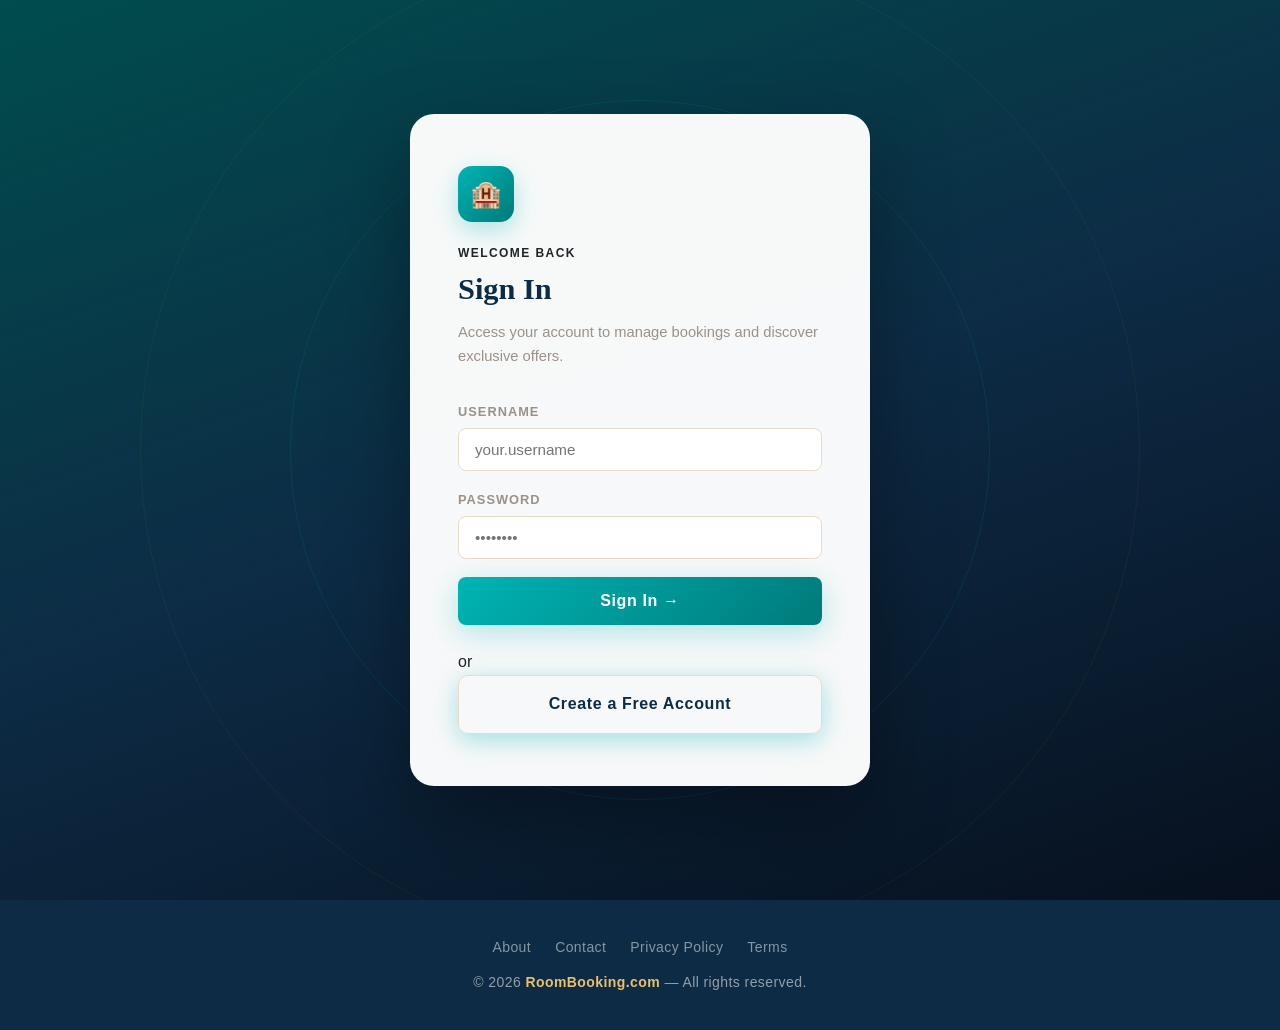
<file: login_.html>
<!DOCTYPE html>
<html lang="en">
<head>
  <meta charset="UTF-8">
  <meta name="viewport" content="width=device-width, initial-scale=1.0">
  <title>Login — RoomBooking.com</title>
  <link rel="stylesheet" href="Style.css">
</head>
<body class="page-login">

  <!-- ═══ SPLASH SCREEN ═══ -->
  <div id="splash" role="presentation" aria-hidden="true">
    <div class="splash-ring"></div>
    <div class="splash-content">
      <div class="splash-icon">🏨</div>
      <div class="splash-title">Room<span>Booking</span></div>
      <div class="splash-tagline">Coastal Comfort, Seamlessly Yours</div>
      <div class="splash-bar"></div>
    </div>
  </div>

  <!-- ═══ LOGIN FORM ═══ -->
  <div class="login-wrap">
    <div class="login-card">
      <div class="login-card-icon">🏨</div>
      <div class="section-label">Welcome back</div>
      <h2>Sign In</h2>
      <p>Access your account to manage bookings and discover exclusive offers.</p>

      <div class="login-error" id="loginError">Please enter both your username and password.</div>

      <div class="login-fields">
        <div class="form-group">
          <label for="username">Username</label>
          <input type="text" id="username" placeholder="your.username" autocomplete="username">
        </div>
        <div class="form-group">
          <label for="password">Password</label>
          <input type="password" id="password" placeholder="••••••••" autocomplete="current-password">
        </div>
        <button class="login-submit" id="loginBtn" type="button">Sign In →</button>
      </div>

      <div class="login-divider">or</div>
      <a href="Register.html" class="login-signup-btn">Create a Free Account</a>
    </div>
  </div>

  <footer>
    <div class="footer-links">
      <a href="About_Us.html">About</a>
      <a href="Contact_Us.html">Contact</a>
      <a href="#">Privacy Policy</a>
      <a href="#">Terms</a>
    </div>
    <p>&copy; 2026 <strong>RoomBooking.com</strong> — All rights reserved.</p>
  </footer>

  <script>
    // If already logged in, skip straight to home
    if (localStorage.getItem('rb_logged_in') === 'true') {
      window.location.href = 'Index.html';
    }

    function doLogin() {
      var username = document.getElementById('username').value.trim();
      var password = document.getElementById('password').value.trim();
      var errorBox = document.getElementById('loginError');

      if (!username || !password) {
        errorBox.textContent = 'Please enter both your username and password.';
        errorBox.style.display = 'block';
        return;
      }

      // Store session flag
      localStorage.setItem('rb_logged_in', 'true');
      localStorage.setItem('rb_user', username);

      // Go to home
      window.location.href = 'Index.html';
    }

    document.getElementById('loginBtn').addEventListener('click', doLogin);

    document.getElementById('username').addEventListener('keydown', function(e) {
      if (e.key === 'Enter') doLogin();
    });
    document.getElementById('password').addEventListener('keydown', function(e) {
      if (e.key === 'Enter') doLogin();
    });
  </script>

</body>
</html>
</file>
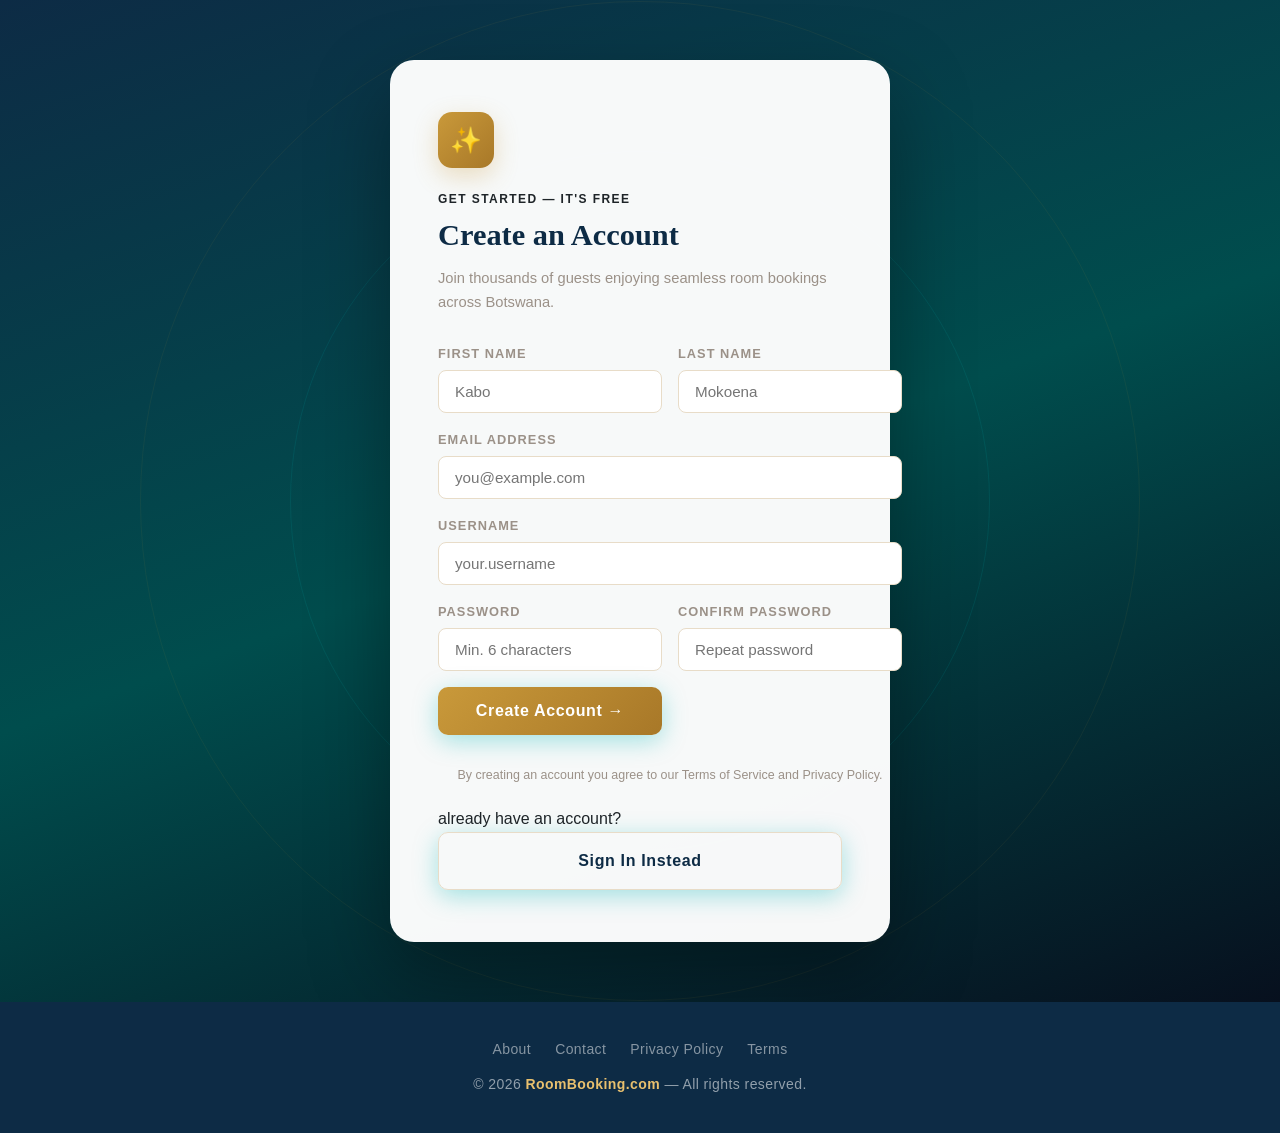
<file: Register.html>
<!DOCTYPE html>
<html lang="en">
<head>
  <meta charset="UTF-8">
  <meta name="viewport" content="width=device-width, initial-scale=1.0">
  <title>Create Account — RoomBooking.com</title>
  <link rel="stylesheet" href="Style.css">
</head>
<body class="page-register">

  <!-- ═══ LOGIN FORM ═══ -->
  <div class="login-wrap">
    <div class="login-card">
      <div class="login-card-icon">✨</div>
      <div class="section-label">Get started — it's free</div>
      <h2>Create an Account</h2>
      <p>Join thousands of guests enjoying seamless room bookings across Botswana.</p>

      <div class="register-error" id="regError"></div>
      <div class="register-success" id="regSuccess">
        🎉 Account created successfully! Redirecting you to sign in…
      </div>

      <div class="register-fields" id="registerFields">
        <div class="form-group">
          <label for="firstName">First Name</label>
          <input type="text" id="firstName" placeholder="Kabo">
        </div>
        <div class="form-group">
          <label for="lastName">Last Name</label>
          <input type="text" id="lastName" placeholder="Mokoena">
        </div>
        <div class="form-group full">
          <label for="email">Email Address</label>
          <input type="email" id="email" placeholder="you@example.com">
        </div>
        <div class="form-group full">
          <label for="regUsername">Username</label>
          <input type="text" id="regUsername" placeholder="your.username" autocomplete="username">
        </div>
        <div class="form-group">
          <label for="regPassword">Password</label>
          <input type="password" id="regPassword" placeholder="Min. 6 characters">
        </div>
        <div class="form-group">
          <label for="confirmPassword">Confirm Password</label>
          <input type="password" id="confirmPassword" placeholder="Repeat password">
        </div>
        <button class="register-submit" id="registerBtn" type="button">Create Account →</button>
        <p class="terms-note">
          By creating an account you agree to our <a href="#">Terms of Service</a> and <a href="#">Privacy Policy</a>.
        </p>
      </div>

      <div class="login-divider">already have an account?</div>
      <a href="Login_.html" class="login-alt-btn">Sign In Instead</a>
    </div>
  </div>

  <footer>
    <div class="footer-links">
      <a href="About_Us.html">About</a>
      <a href="Contact_Us.html">Contact</a>
      <a href="#">Privacy Policy</a>
      <a href="#">Terms</a>
    </div>
    <p>&copy; 2026 <strong>RoomBooking.com</strong> — All rights reserved.</p>
  </footer>

  <script>
    // If already logged in, go home
    if (localStorage.getItem('rb_logged_in') === 'true') {
      window.location.href = 'Index.html';
    }

    document.getElementById('registerBtn').addEventListener('click', function () {
      var firstName       = document.getElementById('firstName').value.trim();
      var lastName        = document.getElementById('lastName').value.trim();
      var email           = document.getElementById('email').value.trim();
      var username        = document.getElementById('regUsername').value.trim();
      var password        = document.getElementById('regPassword').value;
      var confirmPassword = document.getElementById('confirmPassword').value;
      var errorBox        = document.getElementById('regError');
      var successBox      = document.getElementById('regSuccess');

      errorBox.style.display = 'none';

      // Basic validation
      if (!firstName || !lastName || !email || !username || !password || !confirmPassword) {
        errorBox.textContent = 'Please fill in all fields before continuing.';
        errorBox.style.display = 'block';
        return;
      }

      if (!/^[^\s@]+@[^\s@]+\.[^\s@]+$/.test(email)) {
        errorBox.textContent = 'Please enter a valid email address.';
        errorBox.style.display = 'block';
        return;
      }

      if (password.length < 6) {
        errorBox.textContent = 'Password must be at least 6 characters long.';
        errorBox.style.display = 'block';
        return;
      }

      if (password !== confirmPassword) {
        errorBox.textContent = 'Passwords do not match. Please try again.';
        errorBox.style.display = 'block';
        return;
      }

      // Save user and log them in
      localStorage.setItem('rb_logged_in', 'true');
      localStorage.setItem('rb_user', username);

      // Show success then redirect
      document.getElementById('registerFields').style.opacity = '0.4';
      document.getElementById('registerFields').style.pointerEvents = 'none';
      successBox.style.display = 'block';

      setTimeout(function () {
        window.location.href = 'Index.html';
      }, 2000);
    });

    // Enter key support
    ['firstName','lastName','email','regUsername','regPassword','confirmPassword'].forEach(function(id) {
      document.getElementById(id).addEventListener('keydown', function(e) {
        if (e.key === 'Enter') document.getElementById('registerBtn').click();
      });
    });
  </script>

</body>
</html>
</file>
<file: Style.css>
/* =============================================
   RoomBooking.com — Master Stylesheet
   Coastal Luxury · Business Refined
   ============================================= */

/* ─── Design Tokens ─── */
:root {
  --teal:        #00b4b4;
  --teal-dark:   #007a7a;
  --teal-deep:   #004d4d;
  --navy:        #0d2b45;
  --navy-mid:    #1a4060;
  --gold:        #c9993a;
  --gold-light:  #e8c06e;
  --cream:       #faf6ef;
  --sand:        #e8dcc8;
  --stone:       #9b9188;
  --charcoal:    #1e2428;
  --white:       #ffffff;

  --font-display: serif;
  --font-body:    sans-serif;
  --font-elegant: serif;

  --radius-sm:  8px;
  --radius-md:  16px;
  --radius-lg:  28px;
  --radius-xl:  48px;

  --shadow-sm:  0 2px 12px rgba(0,0,0,0.08);
  --shadow-md:  0 8px 32px rgba(0,0,0,0.14);
  --shadow-lg:  0 20px 60px rgba(0,0,0,0.22);
  --shadow-teal: 0 8px 30px rgba(0,180,180,0.28);
}

/* ─── Reset ─── */
*, *::before, *::after { box-sizing: border-box; margin: 0; padding: 0; }

html { scroll-behavior: smooth; }

body {
  font-family: var(--font-body);
  color: var(--charcoal);
  line-height: 1.65;
  overflow-x: hidden;
}

img { display: block; max-width: 100%; }
a { color: inherit; text-decoration: none; }

/* Hide all icons */
.splash-icon,
.login-feature-icon,
.feature-icon,
.value-icon,
.contact-info-icon,
.room-card-img-placeholder,
.detail-amenity::before {
  display: none !important;
}

/* ─── Shared Header ─── */
header {
  position: sticky;
  top: 0;
  z-index: 100;
  padding: 0 40px;
  height: 72px;
  display: flex;
  align-items: center;
  justify-content: space-between;
  backdrop-filter: blur(18px);
  -webkit-backdrop-filter: blur(18px);
  border-bottom: 1px solid rgba(255,255,255,0.1);
}

header .logo {
  font-family: var(--font-display);
  font-size: 1.5rem;
  font-weight: 700;
  letter-spacing: 0.02em;
  color: var(--white);
}

header .logo span {
  color: var(--gold-light);
}

nav {
  display: flex;
  gap: 4px;
  align-items: center;
}

nav a {
  padding: 8px 16px;
  border-radius: 999px;
  font-size: 0.875rem;
  font-weight: 500;
  color: rgba(255,255,255,0.82);
  letter-spacing: 0.03em;
  transition: background 0.2s, color 0.2s;
}

nav a:hover {
  background: rgba(255,255,255,0.15);
  color: var(--white);
}

nav a.active {
  background: rgba(255,255,255,0.18);
  color: var(--white);
}

nav a.nav-cta {
  background: var(--gold);
  color: var(--white) !important;
  font-weight: 600;
  padding: 8px 20px;
  transition: background 0.2s, transform 0.2s, box-shadow 0.2s;
}

nav a.nav-cta:hover {
  background: var(--gold-light);
  transform: translateY(-1px);
  box-shadow: 0 4px 16px rgba(201,153,58,0.4);
}

/* ─── Shared Footer ─── */
footer {
  background: var(--navy);
  color: rgba(255,255,255,0.55);
  text-align: center;
  padding: 36px 24px;
  font-size: 0.875rem;
  letter-spacing: 0.03em;
}

footer strong { color: var(--gold-light); }

footer .footer-links {
  display: flex;
  justify-content: center;
  gap: 24px;
  margin-bottom: 12px;
}

footer .footer-links a {
  color: rgba(255,255,255,0.5);
  transition: color 0.2s;
}

footer .footer-links a:hover { color: var(--gold-light); }

/* ─── Shared Buttons ─── */
.btn {
  display: inline-flex;
  align-items: center;
  gap: 8px;
  padding: 14px 32px;
  border-radius: 999px;
  font-family: var(--font-body);
  font-weight: 600;
  font-size: 0.95rem;
  letter-spacing: 0.04em;
  cursor: pointer;
  border: none;
  transition: transform 0.2s, box-shadow 0.2s, background 0.2s;
}

.btn-primary {
  background: linear-gradient(135deg, var(--teal), var(--teal-dark));
  color: var(--white);
  box-shadow: var(--shadow-teal);
}

.btn-primary:hover {
  transform: translateY(-2px);
  box-shadow: 0 12px 40px rgba(0,180,180,0.4);
}

.btn-gold {
  background: linear-gradient(135deg, var(--gold), #a87828);
  color: var(--white);
  box-shadow: 0 6px 24px rgba(201,153,58,0.35);
}

.btn-gold:hover {
  transform: translateY(-2px);
  box-shadow: 0 12px 40px rgba(201,153,58,0.5);
}

.btn-outline {
  background: transparent;
  color: var(--white);
  border: 1.5px solid rgba(255,255,255,0.55);
}

.btn-outline:hover {
  background: rgba(255,255,255,0.1);
  border-color: var(--white);
  transform: translateY(-2px);
}

/* ─── Shared Form Elements ─── */
.form-group {
  display: flex;
  flex-direction: column;
  gap: 6px;
}

.form-group label {
  font-size: 0.8rem;
  font-weight: 600;
  letter-spacing: 0.08em;
  text-transform: uppercase;
  color: var(--stone);
}

.form-group input,
.form-group textarea,
.form-group select {
  padding: 12px 16px;
  border: 1.5px solid var(--sand);
  border-radius: var(--radius-sm);
  font-family: var(--font-body);
  font-size: 0.95rem;
  color: var(--charcoal);
  background: var(--white);
  transition: border-color 0.2s, box-shadow 0.2s;
  outline: none;
}

.form-group input:focus,
.form-group textarea:focus {
  border-color: var(--teal);
  box-shadow: 0 0 0 3px rgba(0,180,180,0.12);
}

/* ─── Page Badge ─── */
.page-badge {
  display: inline-block;
  padding: 4px 14px;
  border-radius: 999px;
  font-size: 0.75rem;
  font-weight: 700;
  letter-spacing: 0.1em;
  text-transform: uppercase;
  background: rgba(201,153,58,0.18);
  color: var(--gold);
  border: 1px solid rgba(201,153,58,0.3);
  margin-bottom: 16px;
}

/* ─── Section Label ─── */
.section-label {
  font-size: 0.75rem;
  font-weight: 700;
  letter-spacing: 0.12em;
  text-transform: uppercase;
}

.hero-actions,
.home-banner-actions,
.offers-cta-actions {
  display: flex;
  gap: 14px;
  justify-content: center;
  flex-wrap: wrap;
}

.hero-actions { gap: 12px; }

.search-submit {
  grid-column: 1 / -1;
  justify-content: center;
  background: linear-gradient(135deg, #0d2b45, #1a4060);
  color: #fff;
  box-shadow: 0 8px 28px rgba(13, 43, 69, 0.35);
}

.feature-heading {
  text-align: center;
  margin-bottom: 44px;
}

.feature-heading h2 {
  font-family: var(--font-display);
  font-size: clamp(1.8rem, 3vw, 2.6rem);
  color: var(--navy);
}

.feature-heading h2 span {
  color: var(--teal-dark);
}

.home-banner .section-label {
  color: var(--gold-light);
}

.page-about .about-section.reverse {
  flex-direction: row-reverse;
}

.page-about .about-section.reverse .about-section-text .btn {
  margin-top: 8px;
}

textarea.textarea-vertical {
  resize: vertical;
}

.contact-response-card {
  padding: 20px;
  background: linear-gradient(135deg, var(--teal-deep), var(--navy));
  border-radius: var(--radius-md);
  color: white;
  text-align: center;
  margin-top: 8px;
}

.contact-response-card .response-card-title {
  font-size: 1.8rem;
  margin-bottom: 6px;
}

.contact-response-card .response-card-subtitle {
  font-family: var(--font-display);
  font-size: 1.1rem;
  margin-bottom: 4px;
}

.contact-response-card .response-card-main {
  font-size: 2rem;
  font-family: var(--font-display);
  font-weight: 700;
  color: var(--gold-light);
}

.contact-response-card .response-card-note {
  font-size: 0.8rem;
  color: rgba(255, 255, 255, 0.5);
  margin-top: 4px;
}

.room-card-btn {
  padding: 10px 22px;
  font-size: 0.85rem;
}

.gallery-cta {
  text-align: center;
  padding: 40px 24px 80px;
}

.gallery-cta p {
  color: var(--stone);
  margin-bottom: 18px;
  font-size: 0.95rem;
}

.offers-cta {
  text-align: center;
  padding: 20px 24px 80px;
}

.offers-cta p {
  color: rgba(255, 255, 255, 0.45);
  margin-bottom: 20px;
}

.offer-discount.teal {
  color: var(--teal);
}

.offer-discount.green {
  color: #7ee89a;
}

.offer-discount.corp {
  color: rgba(255, 255, 255, 0.9);
  font-size: 1.5rem;
}

.page-login .login-wrap,
.page-register .login-wrap {
  flex: 1;
  display: flex;
  align-items: center;
  justify-content: center;
  padding: 60px 24px;
  position: relative;
  overflow: hidden;
}

.page-login .login-wrap {
  background: linear-gradient(160deg, var(--teal-deep) 0%, var(--navy) 50%, #07101e 100%);
}

.page-register .login-wrap {
  background: linear-gradient(160deg, var(--navy) 0%, var(--teal-deep) 50%, #07101e 100%);
}

.login-wrap::before,
.login-wrap::after {
  content: '';
  position: absolute;
  top: 50%;
  left: 50%;
  transform: translate(-50%, -50%);
  border-radius: 50%;
  pointer-events: none;
}

.login-wrap::before {
  width: 700px;
  height: 700px;
  border: 1px solid rgba(0, 180, 180, 0.12);
  animation: bgRing 6s ease-in-out infinite alternate;
}

.login-wrap::after {
  width: 1000px;
  height: 1000px;
  border: 1px solid rgba(201, 153, 58, 0.07);
}

@keyframes bgRing {
  from { transform: translate(-50%, -50%) scale(0.95); }
  to { transform: translate(-50%, -50%) scale(1.05); }
}

.login-card {
  position: relative;
  z-index: 2;
  background: rgba(255, 255, 255, 0.97);
  border-radius: 24px;
  padding: 52px 48px;
  width: 100%;
  max-width: 460px;
  box-shadow: 0 32px 80px rgba(0, 0, 0, 0.35);
}

.page-register .login-card {
  max-width: 500px;
}

.page-register .login-card {
  animation: cardRise 0.5s cubic-bezier(0.16, 1, 0.3, 1) both;
}

.page-login .login-card {
  animation: cardRise 0.7s cubic-bezier(0.16, 1, 0.3, 1) 4.1s both;
}

.login-card-icon {
  width: 56px;
  height: 56px;
  background: linear-gradient(135deg, var(--teal), var(--teal-dark));
  border-radius: 14px;
  display: flex;
  align-items: center;
  justify-content: center;
  font-size: 1.6rem;
  margin-bottom: 22px;
  box-shadow: 0 8px 24px rgba(0, 180, 180, 0.3);
}

.page-register .login-card-icon {
  background: linear-gradient(135deg, var(--gold), #a87828);
  box-shadow: 0 8px 24px rgba(201, 153, 58, 0.3);
}

.login-card h2 {
  font-family: var(--font-display);
  font-size: 1.9rem;
  color: var(--navy);
  margin-bottom: 6px;
}

.login-card > p {
  color: var(--stone);
  font-size: 0.92rem;
  margin-bottom: 32px;
}

.page-register .login-card > p {
  margin-bottom: 28px;
}

.login-fields,
.register-fields {
  display: flex;
  flex-direction: column;
  gap: 18px;
  margin-bottom: 24px;
}

.register-fields {
  display: grid;
  grid-template-columns: 1fr 1fr;
  gap: 16px;
  margin-bottom: 20px;
}

.register-fields .full {
  grid-column: 1 / -1;
}

.login-error,
.register-error,
.register-success {
  display: none;
  border-radius: 8px;
  padding: 14px;
  font-size: 0.87rem;
  margin-bottom: 16px;
}

.login-error,
.register-error {
  background: #fff0f0;
  border: 1.5px solid #f5c0c0;
  color: #c0392b;
}

.register-success {
  background: #f0fff4;
  border: 1.5px solid #a8e6ba;
  color: #1a7a3a;
  text-align: center;
}

.form-group input.invalid {
  border-color: #e74c3c;
  box-shadow: 0 0 0 3px rgba(231, 76, 60, 0.1);
}

.login-submit,
.register-submit,
.login-signup-btn,
.login-alt-btn {
  width: 100%;
  padding: 15px;
  border: none;
  border-radius: 10px;
  font-family: var(--font-body);
  font-size: 1rem;
  font-weight: 700;
  letter-spacing: 0.04em;
  cursor: pointer;
  transition: transform 0.2s, box-shadow 0.2s;
  box-shadow: 0 6px 24px rgba(0, 180, 180, 0.35);
}

.login-submit,
.register-submit {
  color: #fff;
}

.login-submit {
  background: linear-gradient(135deg, var(--teal), var(--teal-dark));
}

.register-submit {
  background: linear-gradient(135deg, var(--gold), #a87828);
}

.login-submit:hover,
.register-submit:hover {
  transform: translateY(-2px);
  box-shadow: 0 12px 36px rgba(0, 180, 180, 0.45);
}

.login-signup-btn,
.login-alt-btn {
  background: transparent;
  border: 1.5px solid var(--sand);
  color: var(--navy);
  text-align: center;
  display: block;
  text-decoration: none;
  box-sizing: border-box;
}

.login-signup-btn:hover,
.login-alt-btn:hover {
  border-color: var(--teal);
  background: rgba(0, 180, 180, 0.04);
}

.terms-note {
  font-size: 0.78rem;
  color: var(--stone);
  text-align: center;
  margin-top: 14px;
  grid-column: 1 / -1;
}

@media (max-width: 540px) {
  .login-card {
    padding: 36px 24px;
  }
  .register-fields {
    grid-template-columns: 1fr;
  }
  .register-fields .full {
    grid-column: 1;
  }
}

/* ─── Divider ─── */
.divider {
  width: 48px;
  height: 3px;
  background: linear-gradient(90deg, var(--gold), var(--teal));
  border-radius: 99px;
  margin: 16px 0 28px;
}

/* ─── Reduce motion ─── */
@media (prefers-reduced-motion: reduce) {
  *, *::before, *::after { animation-duration: 0.01ms !important; transition-duration: 0.01ms !important; }
}

/* ─── Responsive nav ─── */
@media (max-width: 768px) {
  header { padding: 0 20px; height: auto; flex-direction: column; gap: 12px; padding-top: 14px; padding-bottom: 14px; }
  nav { flex-wrap: wrap; justify-content: center; }
}


/* ================================================
   LOGIN PAGE
   ================================================ */
body.page-login {
  background: var(--navy);
  min-height: 100vh;
}

/* Splash */
#splash {
  position: fixed;
  inset: 0;
  z-index: 9999;
  background: linear-gradient(135deg, var(--teal-deep) 0%, var(--navy) 50%, #0a1a2e 100%);
  display: flex;
  flex-direction: column;
  align-items: center;
  justify-content: center;
  overflow: hidden;
  animation: splashFadeOut 0.7s ease-in 3.4s forwards;
}

/* Animated rings */
#splash::before, #splash::after {
  content: '';
  position: absolute;
  border-radius: 50%;
  border: 1px solid rgba(0,180,180,0.2);
  animation: ringPulse 3s ease-out infinite;
}

#splash::before {
  width: 500px; height: 500px;
  animation-delay: 0s;
}

#splash::after {
  width: 750px; height: 750px;
  animation-delay: 0.5s;
}

.splash-ring {
  position: absolute;
  border-radius: 50%;
  border: 1px solid rgba(0,180,180,0.12);
  width: 1000px; height: 1000px;
  animation: ringPulse 3s ease-out infinite;
  animation-delay: 1s;
}

@keyframes ringPulse {
  0%   { transform: scale(0.4); opacity: 0; }
  40%  { opacity: 1; }
  100% { transform: scale(1); opacity: 0; }
}

.splash-content {
  position: relative;
  z-index: 2;
  text-align: center;
}

.splash-icon {
  width: 72px;
  height: 72px;
  background: linear-gradient(135deg, var(--teal), var(--gold));
  border-radius: 20px;
  display: flex;
  align-items: center;
  justify-content: center;
  margin: 0 auto 28px;
  font-size: 2rem;
  animation: iconDrop 0.9s cubic-bezier(0.34, 1.56, 0.64, 1) 0.3s both;
  box-shadow: 0 16px 48px rgba(0,180,180,0.4);
}

@keyframes iconDrop {
  from { opacity: 0; transform: scale(0.3) rotate(-20deg); }
  to   { opacity: 1; transform: scale(1) rotate(0deg); }
}

.splash-title {
  font-family: var(--font-display);
  font-size: clamp(2.8rem, 7vw, 5rem);
  font-weight: 900;
  color: var(--white);
  letter-spacing: -0.01em;
  animation: titleRise 1s cubic-bezier(0.16, 1, 0.3, 1) 0.6s both;
}

.splash-title span { color: var(--gold-light); }

.splash-tagline {
  font-family: var(--font-elegant);
  font-style: italic;
  font-size: 1.25rem;
  color: rgba(255,255,255,0.65);
  margin-top: 10px;
  animation: titleRise 1s cubic-bezier(0.16, 1, 0.3, 1) 0.85s both;
}

@keyframes titleRise {
  from { opacity: 0; transform: translateY(30px); }
  to   { opacity: 1; transform: translateY(0); }
}

.splash-bar {
  width: 0;
  height: 2px;
  background: linear-gradient(90deg, var(--teal), var(--gold));
  margin: 28px auto 0;
  border-radius: 99px;
  animation: barGrow 1.8s ease-out 1.2s both;
  max-width: 280px;
}

@keyframes barGrow {
  to { width: 280px; }
}

@keyframes splashFadeOut {
  to { opacity: 0; visibility: hidden; pointer-events: none; }
}

/* Login layout */
.login-wrap {
  min-height: 100vh;
  display: grid;
  grid-template-columns: 1fr 1fr;
  animation: pageFadeIn 0.8s ease 4s both;
}

@keyframes pageFadeIn {
  from { opacity: 0; }
  to   { opacity: 1; }
}

.login-left {
  background: linear-gradient(160deg, var(--teal-deep) 0%, var(--navy-mid) 45%, #07101e 100%);
  padding: 80px 60px;
  display: flex;
  flex-direction: column;
  justify-content: center;
  position: relative;
  overflow: hidden;
}

.login-left::after {
  content: '';
  position: absolute;
  bottom: -100px;
  left: -100px;
  width: 400px;
  height: 400px;
  border-radius: 50%;
  background: radial-gradient(circle, rgba(0,180,180,0.18), transparent 70%);
  pointer-events: none;
}

.login-left-title {
  font-family: var(--font-display);
  font-size: clamp(2.2rem, 4vw, 3.2rem);
  font-weight: 900;
  color: var(--white);
  line-height: 1.15;
  margin-bottom: 20px;
}

.login-left-title em {
  font-style: normal;
  color: var(--gold-light);
}

.login-left p {
  color: rgba(255,255,255,0.6);
  font-size: 1.05rem;
  max-width: 380px;
  margin-bottom: 40px;
}

.login-feature {
  display: flex;
  align-items: center;
  gap: 14px;
  margin-bottom: 20px;
  color: rgba(255,255,255,0.8);
  font-size: 0.95rem;
}

.login-feature-icon {
  width: 38px;
  height: 38px;
  border-radius: 10px;
  background: rgba(0,180,180,0.2);
  display: flex;
  align-items: center;
  justify-content: center;
  font-size: 1.1rem;
  flex-shrink: 0;
}

.login-right {
  background: var(--cream);
  padding: 80px 60px;
  display: flex;
  flex-direction: column;
  justify-content: center;
}

.login-form-card {
  max-width: 400px;
  width: 100%;
}

.login-form-card h2 {
  font-family: var(--font-display);
  font-size: 2rem;
  font-weight: 700;
  color: var(--navy);
  margin-bottom: 6px;
}

.login-form-card > p {
  color: var(--stone);
  margin-bottom: 36px;
  font-size: 0.95rem;
}

.login-form-fields {
  display: flex;
  flex-direction: column;
  gap: 20px;
  margin-bottom: 28px;
}

.login-submit {
  width: 100%;
  padding: 15px;
  background: linear-gradient(135deg, var(--teal), var(--teal-dark));
  color: var(--white);
  border: none;
  border-radius: var(--radius-sm);
  font-family: var(--font-body);
  font-size: 1rem;
  font-weight: 700;
  letter-spacing: 0.04em;
  cursor: pointer;
  transition: transform 0.2s, box-shadow 0.2s;
  box-shadow: var(--shadow-teal);
}

.login-submit:hover {
  transform: translateY(-2px);
  box-shadow: 0 12px 36px rgba(0,180,180,0.45);
}

.login-register {
  text-align: center;
  margin-top: 20px;
  font-size: 0.9rem;
  color: var(--stone);
}

.login-register a {
  color: var(--teal-dark);
  font-weight: 600;
}

@media (max-width: 900px) {
  .login-wrap { grid-template-columns: 1fr; }
  .login-left { display: none; }
  .login-right { padding: 60px 32px; }
}


/* ================================================
   HOME / INDEX PAGE
   ================================================ */
body.page-home {
  background: var(--cream);
}

body.page-home header {
  background: linear-gradient(90deg, var(--navy) 0%, var(--navy-mid) 100%);
}

.home-hero {
  background: linear-gradient(135deg, var(--navy) 0%, var(--teal-deep) 50%, var(--navy-mid) 100%);
  padding: 100px 40px 80px;
  position: relative;
  overflow: hidden;
}

.home-hero::before {
  content: '';
  position: absolute;
  top: -80px; right: -80px;
  width: 600px; height: 600px;
  border-radius: 50%;
  background: radial-gradient(circle, rgba(201,153,58,0.12), transparent 65%);
  pointer-events: none;
}

.home-hero::after {
  content: '';
  position: absolute;
  bottom: -120px; left: -60px;
  width: 500px; height: 500px;
  border-radius: 50%;
  background: radial-gradient(circle, rgba(0,180,180,0.14), transparent 65%);
  pointer-events: none;
}

.hero-inner {
  position: relative;
  z-index: 1;
  max-width: 1100px;
  margin: 0 auto;
  display: grid;
  grid-template-columns: 1fr 1fr;
  gap: 60px;
  align-items: center;
}

.hero-text h1 {
  font-family: var(--font-display);
  font-size: clamp(2.4rem, 5vw, 4rem);
  font-weight: 900;
  color: var(--white);
  line-height: 1.12;
  margin-bottom: 20px;
}

.hero-text h1 em {
  font-style: normal;
  color: var(--gold-light);
}

.hero-text p {
  color: rgba(255,255,255,0.65);
  font-size: 1.1rem;
  margin-bottom: 36px;
  max-width: 420px;
}

.hero-stats {
  display: flex;
  gap: 32px;
  margin-top: 40px;
}

.hero-stat {
  text-align: left;
}

.hero-stat .num {
  font-family: var(--font-display);
  font-size: 2rem;
  font-weight: 700;
  color: var(--gold-light);
  line-height: 1;
}

.hero-stat .lbl {
  font-size: 0.78rem;
  color: rgba(255,255,255,0.5);
  letter-spacing: 0.06em;
  text-transform: uppercase;
  margin-top: 2px;
}

/* Search Card */
.search-card {
  background: rgba(255,255,255,0.97);
  border-radius: var(--radius-lg);
  padding: 36px;
  box-shadow: var(--shadow-lg);
  backdrop-filter: blur(12px);
}

.search-card h3 {
  font-family: var(--font-display);
  font-size: 1.3rem;
  color: var(--navy);
  margin-bottom: 24px;
}

.search-fields {
  display: grid;
  grid-template-columns: 1fr 1fr;
  gap: 16px;
  margin-bottom: 20px;
}

.search-fields .full { grid-column: 1 / -1; }

.search-card .btn {
  width: 100%;
  justify-content: center;
  background: linear-gradient(135deg, var(--navy), var(--navy-mid));
}

.search-card .btn:hover {
  box-shadow: 0 10px 30px rgba(13,43,69,0.4);
}

/* Features strip */
.home-features {
  background: var(--white);
  padding: 60px 40px;
}

.features-inner {
  max-width: 1100px;
  margin: 0 auto;
  display: grid;
  grid-template-columns: repeat(3, 1fr);
  gap: 32px;
}

.feature-card {
  padding: 32px;
  border-radius: var(--radius-md);
  border: 1.5px solid var(--sand);
  background: var(--cream);
  transition: transform 0.25s, box-shadow 0.25s, border-color 0.25s;
}

.feature-card:hover {
  transform: translateY(-4px);
  box-shadow: var(--shadow-md);
  border-color: var(--teal);
}

.feature-icon {
  font-size: 2rem;
  margin-bottom: 14px;
}

.feature-card h3 {
  font-family: var(--font-display);
  font-size: 1.15rem;
  color: var(--navy);
  margin-bottom: 8px;
}

.feature-card p {
  font-size: 0.9rem;
  color: var(--stone);
  line-height: 1.6;
}

/* Banner */
.home-banner {
  position: relative;
  overflow: hidden;
  background: linear-gradient(135deg, var(--teal-deep), var(--navy));
  padding: 80px 40px;
  text-align: center;
}

.home-banner::before {
  content: '';
  position: absolute;
  inset: 0;
  background: url("data:image/svg+xml,%3Csvg width='60' height='60' viewBox='0 0 60 60' xmlns='http://www.w3.org/2000/svg'%3E%3Cg fill='none' fill-rule='evenodd'%3E%3Cg fill='%23ffffff' fill-opacity='0.03'%3E%3Cpath d='M36 34v-4h-2v4h-4v2h4v4h2v-4h4v-2h-4zm0-30V0h-2v4h-4v2h4v4h2V6h4V4h-4zM6 34v-4H4v4H0v2h4v4h2v-4h4v-2H6zM6 4V0H4v4H0v2h4v4h2V6h4V4H6z'/%3E%3C/g%3E%3C/g%3E%3C/svg%3E");
}

.home-banner-inner {
  position: relative;
  z-index: 1;
  max-width: 700px;
  margin: 0 auto;
}

.home-banner h2 {
  font-family: var(--font-display);
  font-size: clamp(2rem, 4vw, 3rem);
  color: var(--white);
  margin-bottom: 16px;
}

.home-banner p {
  color: rgba(255,255,255,0.65);
  font-size: 1.05rem;
  margin-bottom: 32px;
}

@media (max-width: 900px) {
  .hero-inner { grid-template-columns: 1fr; gap: 40px; }
  .search-fields { grid-template-columns: 1fr; }
  .features-inner { grid-template-columns: 1fr; }
  .hero-stats { flex-wrap: wrap; }
}


/* ================================================
   ROOM GALLERY PAGE
   ================================================ */
body.page-gallery {
  background: #f0ece4;
}

body.page-gallery header {
  background: linear-gradient(90deg, var(--teal-deep) 0%, var(--teal-dark) 100%);
}

.gallery-hero {
  background: linear-gradient(135deg, var(--teal-deep) 0%, var(--teal-dark) 60%, #004848 100%);
  padding: 70px 40px 60px;
  text-align: center;
  position: relative;
  overflow: hidden;
}

.gallery-hero::after {
  content: '';
  position: absolute;
  bottom: -60px; left: 50%;
  transform: translateX(-50%);
  width: 800px; height: 200px;
  border-radius: 50%;
  background: rgba(240,236,228,0.12);
}

.gallery-hero h1 {
  font-family: var(--font-display);
  font-size: clamp(2.2rem, 5vw, 3.5rem);
  color: var(--white);
  font-weight: 900;
  margin-bottom: 12px;
}

.gallery-hero p {
  color: rgba(255,255,255,0.65);
  font-size: 1.05rem;
}

/* Room cards grid */
.rooms-grid {
  max-width: 1160px;
  margin: 60px auto;
  padding: 0 40px;
  display: grid;
  grid-template-columns: repeat(3, 1fr);
  gap: 28px;
}

.room-card {
  background: var(--white);
  border-radius: var(--radius-lg);
  overflow: hidden;
  box-shadow: var(--shadow-sm);
  transition: transform 0.3s cubic-bezier(0.34, 1.56, 0.64, 1), box-shadow 0.3s;
  display: flex;
  flex-direction: column;
}

.room-card:hover {
  transform: translateY(-8px);
  box-shadow: var(--shadow-lg);
}

.room-card-img {
  height: 200px;
  overflow: hidden;
  position: relative;
}

.room-card-img-placeholder {
  width: 100%;
  height: 100%;
  display: flex;
  align-items: center;
  justify-content: center;
  font-size: 4rem;
}

.room-card-img-placeholder.deluxe {
  background: linear-gradient(135deg, #1a6b6b, #0d4545);
}

.room-card-img-placeholder.standard {
  background: linear-gradient(135deg, #2e5c8a, #1a3a5c);
}

.room-card-img-placeholder.suite {
  background: linear-gradient(135deg, #7a4f1e, #4a2e0c);
}

.room-badge {
  position: absolute;
  top: 14px;
  left: 14px;
  padding: 4px 12px;
  border-radius: 999px;
  font-size: 0.72rem;
  font-weight: 700;
  letter-spacing: 0.08em;
  text-transform: uppercase;
  background: rgba(255,255,255,0.92);
  color: var(--navy);
}

.room-card-body {
  padding: 24px;
  flex: 1;
  display: flex;
  flex-direction: column;
}

.room-card-body h3 {
  font-family: var(--font-display);
  font-size: 1.25rem;
  color: var(--navy);
  margin-bottom: 8px;
}

.room-card-body p {
  font-size: 0.88rem;
  color: var(--stone);
  margin-bottom: 14px;
}

.room-amenities {
  display: flex;
  flex-wrap: wrap;
  gap: 6px;
  margin-bottom: 20px;
}

.amenity-tag {
  padding: 4px 10px;
  background: rgba(0,122,122,0.08);
  color: var(--teal-dark);
  border-radius: 6px;
  font-size: 0.78rem;
  font-weight: 500;
}

.room-card-footer {
  display: flex;
  align-items: center;
  justify-content: space-between;
  margin-top: auto;
}

.room-price {
  font-family: var(--font-display);
  font-size: 1.5rem;
  font-weight: 700;
  color: var(--teal-dark);
}

.room-price span {
  font-size: 0.8rem;
  font-weight: 400;
  color: var(--stone);
  font-family: var(--font-body);
}

@media (max-width: 900px) {
  .rooms-grid { grid-template-columns: 1fr; }
}


/* ================================================
   ROOM DETAILS PAGE
   ================================================ */
body.page-details {
  background: var(--cream);
}

body.page-details header {
  background: linear-gradient(90deg, var(--navy) 0%, var(--teal-deep) 100%);
}

.details-hero {
  background: linear-gradient(160deg, var(--navy) 0%, var(--navy-mid) 50%, var(--teal-deep) 100%);
  padding: 60px 40px;
  text-align: center;
}

.details-hero h1 {
  font-family: var(--font-display);
  font-size: clamp(2rem, 4vw, 3rem);
  color: var(--white);
  font-weight: 900;
}

.details-hero p {
  color: rgba(255,255,255,0.6);
  margin-top: 10px;
}

.details-grid {
  max-width: 1100px;
  margin: 60px auto;
  padding: 0 40px;
  display: flex;
  flex-direction: column;
  gap: 40px;
}

.detail-card {
  background: var(--white);
  border-radius: var(--radius-lg);
  overflow: hidden;
  box-shadow: var(--shadow-sm);
  display: grid;
  grid-template-columns: 340px 1fr;
}

.detail-card:nth-child(even) {
  grid-template-columns: 1fr 340px;
}

.detail-card:nth-child(even) .detail-img { order: 2; }
.detail-card:nth-child(even) .detail-body { order: 1; }

.detail-img {
  min-height: 280px;
  display: flex;
  align-items: center;
  justify-content: center;
  font-size: 5rem;
}

.detail-img.deluxe { background: linear-gradient(135deg, #1a6b6b, #0d4545); }
.detail-img.suite   { background: linear-gradient(135deg, #7a4f1e, #4a2e0c); }
.detail-img.std     { background: linear-gradient(135deg, #2e5c8a, #1a3a5c); }

.detail-body {
  padding: 40px;
  display: flex;
  flex-direction: column;
  justify-content: center;
}

.detail-body h2 {
  font-family: var(--font-display);
  font-size: 1.9rem;
  color: var(--navy);
  margin-bottom: 12px;
}

.detail-body > p {
  color: var(--stone);
  margin-bottom: 24px;
  font-size: 0.95rem;
}

.detail-amenities {
  display: grid;
  grid-template-columns: 1fr 1fr;
  gap: 8px;
  margin-bottom: 28px;
}

.detail-amenity {
  display: flex;
  align-items: center;
  gap: 8px;
  font-size: 0.88rem;
  color: var(--charcoal);
}

.detail-amenity::before {
  content: '✓';
  width: 20px;
  height: 20px;
  border-radius: 50%;
  background: rgba(0,180,180,0.12);
  color: var(--teal-dark);
  font-size: 0.75rem;
  font-weight: 700;
  display: flex;
  align-items: center;
  justify-content: center;
  flex-shrink: 0;
}

.detail-price-row {
  display: flex;
  align-items: center;
  gap: 20px;
}

.detail-price {
  font-family: var(--font-display);
  font-size: 2.2rem;
  font-weight: 700;
  color: var(--teal-dark);
}

.detail-price sub {
  font-size: 0.9rem;
  font-weight: 400;
  font-family: var(--font-body);
  color: var(--stone);
}

@media (max-width: 900px) {
  .detail-card, .detail-card:nth-child(even) { grid-template-columns: 1fr; }
  .detail-card:nth-child(even) .detail-img { order: 0; }
  .detail-card:nth-child(even) .detail-body { order: 0; }
}


/* ================================================
   SPECIAL OFFERS PAGE
   ================================================ */
body.page-offers {
  background: #0d2b45;
}

body.page-offers header {
  background: linear-gradient(90deg, #07101e 0%, var(--navy) 100%);
  border-bottom-color: rgba(201,153,58,0.2);
}

.offers-hero {
  background: linear-gradient(160deg, #07101e 0%, var(--navy) 40%, #0a2a18 100%);
  padding: 90px 40px 70px;
  text-align: center;
  position: relative;
  overflow: hidden;
}

.offers-hero::before {
  content: '';
  position: absolute;
  top: -120px; left: 50%;
  transform: translateX(-50%);
  width: 700px; height: 700px;
  border-radius: 50%;
  background: radial-gradient(circle, rgba(201,153,58,0.1), transparent 70%);
}

.offers-hero h1 {
  font-family: var(--font-display);
  font-size: clamp(2.5rem, 5vw, 4rem);
  color: var(--white);
  font-weight: 900;
  position: relative;
}

.offers-hero h1 span { color: var(--gold-light); }

.offers-hero p {
  color: rgba(255,255,255,0.55);
  font-size: 1.05rem;
  margin-top: 12px;
  position: relative;
}

.offers-grid {
  max-width: 1100px;
  margin: 60px auto;
  padding: 0 40px;
  display: grid;
  grid-template-columns: repeat(2, 1fr);
  gap: 28px;
}

.offer-card {
  border-radius: var(--radius-lg);
  padding: 40px;
  position: relative;
  overflow: hidden;
  transition: transform 0.3s;
}

.offer-card:hover { transform: translateY(-6px); }

.offer-card.gold {
  background: linear-gradient(135deg, #3a2200, #6b3f00, #c9993a22);
  border: 1.5px solid rgba(201,153,58,0.4);
}

.offer-card.teal {
  background: linear-gradient(135deg, #003a3a, #005c5c, #00b4b422);
  border: 1.5px solid rgba(0,180,180,0.3);
}

.offer-card.navy {
  background: linear-gradient(135deg, #07101e, #1a3a5c);
  border: 1.5px solid rgba(255,255,255,0.08);
}

.offer-card.green {
  background: linear-gradient(135deg, #0a2010, #1a4a28);
  border: 1.5px solid rgba(100,200,120,0.25);
}

.offer-discount {
  display: inline-block;
  padding: 6px 16px;
  border-radius: 999px;
  font-size: 2.2rem;
  font-family: var(--font-display);
  font-weight: 900;
  color: var(--gold-light);
  margin-bottom: 16px;
}

.offer-card h3 {
  font-family: var(--font-display);
  font-size: 1.6rem;
  color: var(--white);
  margin-bottom: 12px;
}

.offer-card p {
  color: rgba(255,255,255,0.6);
  font-size: 0.95rem;
  line-height: 1.7;
  margin-bottom: 28px;
}

.offer-tag {
  display: inline-block;
  padding: 5px 14px;
  border-radius: 999px;
  font-size: 0.78rem;
  font-weight: 600;
  letter-spacing: 0.06em;
  text-transform: uppercase;
}

.offer-tag.gold-tag { background: rgba(201,153,58,0.2); color: var(--gold-light); }
.offer-tag.teal-tag { background: rgba(0,180,180,0.2); color: var(--teal); }
.offer-tag.green-tag { background: rgba(100,200,120,0.2); color: #7ee89a; }
.offer-tag.white-tag { background: rgba(255,255,255,0.1); color: rgba(255,255,255,0.8); }

body.page-offers footer { background: #07101e; }

@media (max-width: 768px) {
  .offers-grid { grid-template-columns: 1fr; }
}


/* ================================================
   ABOUT US PAGE
   ================================================ */
body.page-about {
  background: var(--cream);
}

body.page-about header {
  background: linear-gradient(90deg, var(--teal-dark) 0%, var(--navy) 100%);
}

.about-hero {
  background: linear-gradient(135deg, var(--teal-dark) 0%, var(--navy) 60%, var(--teal-deep) 100%);
  padding: 90px 40px 80px;
  display: grid;
  grid-template-columns: 1fr 1fr;
  gap: 60px;
  max-width: 1200px;
  margin: 0 auto;
  align-items: center;
}

/* full-width background for about hero */
.about-hero-bg {
  background: linear-gradient(135deg, var(--teal-dark) 0%, var(--navy) 60%, var(--teal-deep) 100%);
}

.about-hero-text h1 {
  font-family: var(--font-display);
  font-size: clamp(2.2rem, 4vw, 3.4rem);
  color: var(--white);
  font-weight: 900;
  line-height: 1.15;
  margin-bottom: 20px;
}

.about-hero-text h1 em { font-style: normal; color: var(--gold-light); }

.about-hero-text p {
  color: rgba(255,255,255,0.65);
  font-size: 1.05rem;
  line-height: 1.75;
}

.about-stats-grid {
  display: grid;
  grid-template-columns: 1fr 1fr;
  gap: 16px;
}

.about-stat-card {
  background: rgba(255,255,255,0.08);
  border: 1px solid rgba(255,255,255,0.12);
  border-radius: var(--radius-md);
  padding: 24px;
  text-align: center;
}

.about-stat-card .num {
  font-family: var(--font-display);
  font-size: 2.4rem;
  font-weight: 900;
  color: var(--gold-light);
}

.about-stat-card .lbl {
  font-size: 0.8rem;
  color: rgba(255,255,255,0.55);
  text-transform: uppercase;
  letter-spacing: 0.08em;
  margin-top: 4px;
}

.about-content {
  max-width: 1100px;
  margin: 70px auto;
  padding: 0 40px;
}

.about-section {
  display: grid;
  grid-template-columns: 1fr 1fr;
  gap: 60px;
  margin-bottom: 70px;
  align-items: center;
}

.about-section:last-child { margin-bottom: 0; }

.about-section-text h2 {
  font-family: var(--font-display);
  font-size: 2rem;
  color: var(--navy);
  margin-bottom: 16px;
}

.about-section-text p {
  color: var(--stone);
  font-size: 0.95rem;
  line-height: 1.8;
  margin-bottom: 16px;
}

.about-section-visual {
  border-radius: var(--radius-lg);
  padding: 40px;
  min-height: 280px;
  display: flex;
  flex-direction: column;
  justify-content: center;
  gap: 16px;
}

.about-section-visual.teal-card {
  background: linear-gradient(135deg, var(--teal-deep), var(--teal-dark));
}

.about-section-visual.navy-card {
  background: linear-gradient(135deg, var(--navy), var(--navy-mid));
}

.value-item {
  display: flex;
  gap: 14px;
  align-items: flex-start;
}

.value-icon {
  width: 40px;
  height: 40px;
  border-radius: 10px;
  background: rgba(255,255,255,0.12);
  display: flex;
  align-items: center;
  justify-content: center;
  font-size: 1.2rem;
  flex-shrink: 0;
}

.value-text h4 {
  color: var(--white);
  font-size: 0.95rem;
  font-weight: 600;
  margin-bottom: 2px;
}

.value-text p {
  color: rgba(255,255,255,0.55);
  font-size: 0.82rem;
}

@media (max-width: 900px) {
  .about-hero { grid-template-columns: 1fr; }
  .about-section { grid-template-columns: 1fr; }
}


/* ================================================
   CONTACT PAGE
   ================================================ */
body.page-contact {
  background: var(--white);
}

body.page-contact header {
  background: linear-gradient(90deg, var(--navy-mid) 0%, var(--navy) 100%);
}

.contact-hero {
  background: linear-gradient(135deg, var(--navy-mid) 0%, var(--navy) 50%, #07101e 100%);
  padding: 70px 40px;
  text-align: center;
}

.contact-hero h1 {
  font-family: var(--font-display);
  font-size: clamp(2rem, 4vw, 3rem);
  color: var(--white);
  font-weight: 900;
}

.contact-hero p {
  color: rgba(255,255,255,0.6);
  margin-top: 10px;
  font-size: 1rem;
}

.contact-layout {
  max-width: 1100px;
  margin: 70px auto;
  padding: 0 40px;
  display: grid;
  grid-template-columns: 1fr 420px;
  gap: 60px;
  align-items: flex-start;
}

.contact-form-wrap {
  background: var(--cream);
  border-radius: var(--radius-lg);
  padding: 40px;
  border: 1.5px solid var(--sand);
}

.contact-form-wrap h2 {
  font-family: var(--font-display);
  font-size: 1.7rem;
  color: var(--navy);
  margin-bottom: 8px;
}

.contact-form-wrap > p {
  color: var(--stone);
  font-size: 0.9rem;
  margin-bottom: 28px;
}

.contact-form-fields {
  display: flex;
  flex-direction: column;
  gap: 18px;
  margin-bottom: 24px;
}

.contact-submit {
  width: 100%;
  padding: 15px;
  background: linear-gradient(135deg, var(--navy), var(--navy-mid));
  color: var(--white);
  border: none;
  border-radius: var(--radius-sm);
  font-family: var(--font-body);
  font-size: 1rem;
  font-weight: 700;
  letter-spacing: 0.04em;
  cursor: pointer;
  transition: transform 0.2s, box-shadow 0.2s;
}

.contact-submit:hover {
  transform: translateY(-2px);
  box-shadow: 0 10px 32px rgba(13,43,69,0.35);
}

.contact-info {
  display: flex;
  flex-direction: column;
  gap: 24px;
  padding-top: 8px;
}

.contact-info-title {
  font-family: var(--font-display);
  font-size: 1.5rem;
  color: var(--navy);
  margin-bottom: 4px;
}

.contact-info > p {
  color: var(--stone);
  font-size: 0.9rem;
  margin-bottom: 16px;
}

.contact-info-card {
  display: flex;
  gap: 16px;
  align-items: flex-start;
}

.contact-info-icon {
  width: 44px;
  height: 44px;
  border-radius: 12px;
  display: flex;
  align-items: center;
  justify-content: center;
  font-size: 1.2rem;
  flex-shrink: 0;
}

.contact-info-icon.teal { background: rgba(0,180,180,0.1); }
.contact-info-icon.gold { background: rgba(201,153,58,0.1); }
.contact-info-icon.navy { background: rgba(13,43,69,0.08); }

.contact-info-card h4 {
  font-size: 0.8rem;
  font-weight: 700;
  letter-spacing: 0.08em;
  text-transform: uppercase;
  color: var(--stone);
  margin-bottom: 3px;
}

.contact-info-card p {
  color: var(--navy);
  font-size: 0.95rem;
  font-weight: 500;
}

@media (max-width: 900px) {
  .contact-layout { grid-template-columns: 1fr; }
}
</file>
